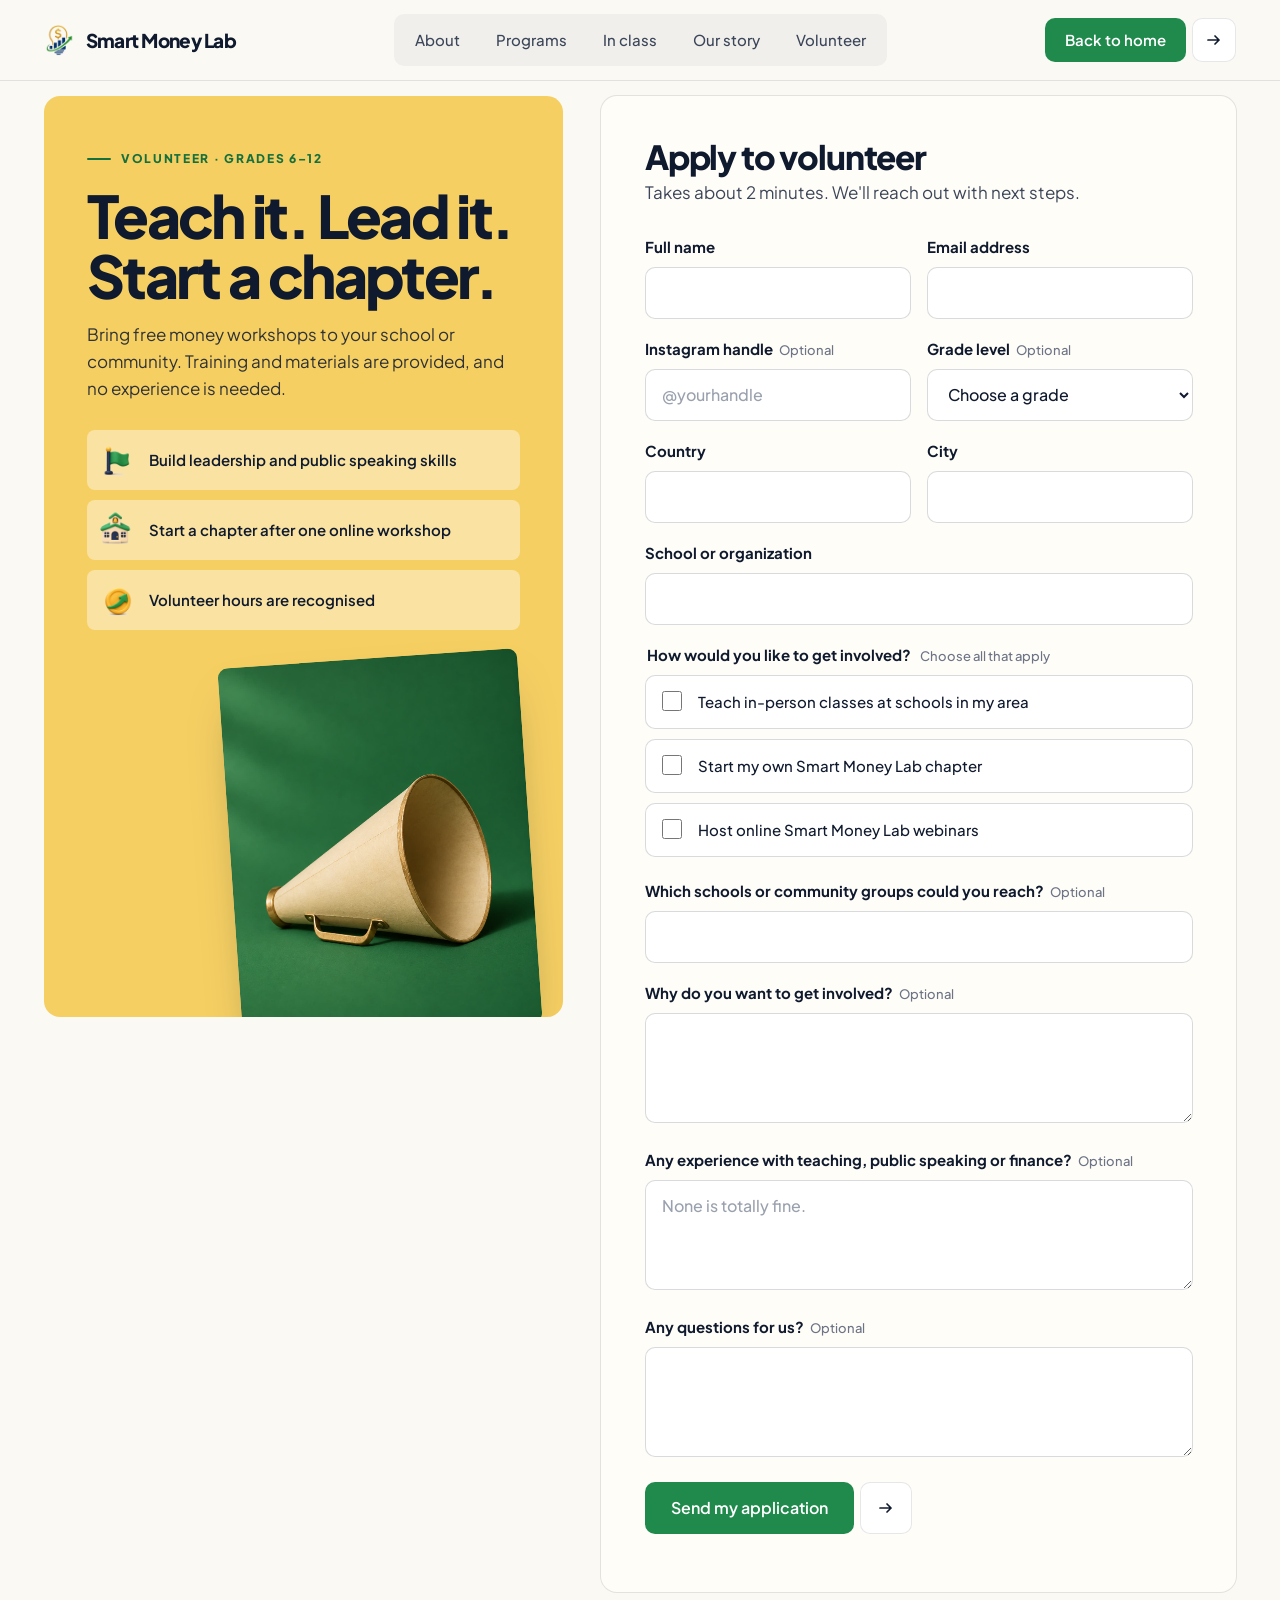
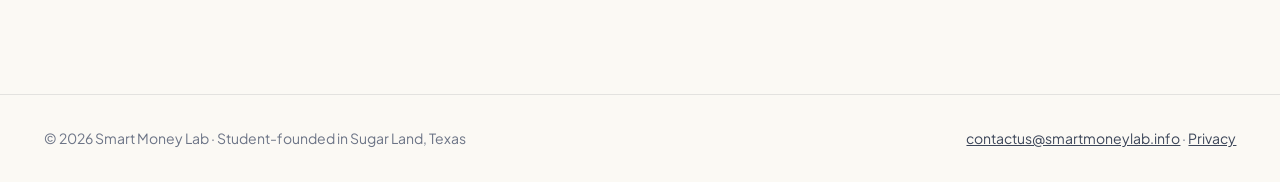
<file: volunteer.html>
<!doctype html>
<html lang="en">
<head>
<meta charset="utf-8">
<meta name="viewport" content="width=device-width, initial-scale=1, viewport-fit=cover">
<title>Volunteer with Smart Money Lab</title>
<meta name="description" content="Teach free money workshops, host webinars or start a Smart Money Lab chapter at your school.">
<meta name="theme-color" content="#fbf9f4">
<link rel="icon" href="img/small-logo-64.png">
<link rel="preconnect" href="https://fonts.googleapis.com">
<link rel="preconnect" href="https://fonts.gstatic.com" crossorigin>
<link href="https://fonts.googleapis.com/css2?family=Plus+Jakarta+Sans:wght@400;500;600;700;800&display=swap" rel="stylesheet">
<link rel="stylesheet" href="styles.css?v=1795610000">
</head>
<body>
<a class="skip" href="#main">Skip to content</a>
<header class="nav is-scrolled" id="nav">
  <div class="wrap nav__bar">
    <a class="logo" href="index.html" translate="no"><img src="img/small-logo-64.png" alt="" width="32" height="32">Smart Money Lab</a>
    <nav class="nav__links" aria-label="Main">
      <a href="index.html#about">About</a>
      <a href="index.html#programs">Programs</a>
      <a href="index.html#classroom">In class</a>
      <a href="index.html#founder">Our story</a>
      <a href="volunteer.html">Volunteer</a>
    </nav>
    <a class="cta cta--sm" href="index.html"><span class="cta__label">Back to home</span><span class="cta__arrow" aria-hidden="true"><svg viewBox="0 0 16 16" fill="none"><path d="M2 8h11M9 4l4 4-4 4" stroke="currentColor" stroke-width="1.7" stroke-linecap="round" stroke-linejoin="round"/></svg></span></a>
    <button class="nav__toggle" type="button" aria-expanded="false" aria-label="Open menu"><span></span><span></span></button>
  </div>
</header>
<main id="main" class="page">
  <div class="wrap apply">
    <aside class="apply__side" style="--bg-c: var(--c-yellow)">
      <span class="pill"><i></i>Volunteer · Grades 6–12</span>
      <h1>Teach it. Lead it. Start a chapter.</h1>
      <p>Bring free money workshops to your school or community. Training and materials are provided, and no experience is needed.</p>
      <ul>
        <li><img src="img/icon-flag.png" alt="" width="40" height="40">Build leadership and public speaking skills</li>
        <li><img src="img/icon-school.png" alt="" width="40" height="40">Start a chapter after one online workshop</li>
        <li><img src="img/icon-coin.png" alt="" width="40" height="40">Volunteer hours are recognised</li>
      </ul>
      <img class="apply__art" src="img/megaphone.jpg" alt="" width="1100" height="1374">
    </aside>
    <div>
      <form class="form" action="https://docs.google.com/forms/d/e/1FAIpQLSd3ALWBegfAErhgl3VvxeopNthZewLBvlVGpI5o8v_30WhEpQ/formResponse" method="post" data-google data-kind="volunteer application" data-done="done" data-label="Send my application" novalidate>
        <h2>Apply to volunteer</h2>
        <p class="form__intro">Takes about 2 minutes. We'll reach out with next steps.</p>
        <div class="grid2">
          <div class="field"><label for="v-name">Full name</label><input id="v-name" name="entry.2076745221" type="text" autocomplete="name" required></div>
          <div class="field"><label for="v-email">Email address</label><input id="v-email" name="entry.349926262" type="email" autocomplete="email" inputmode="email" spellcheck="false" required></div>
        </div>
        <div class="grid2">
          <div class="field"><label for="v-ig">Instagram handle<span class="opt">Optional</span></label><input id="v-ig" name="entry.1208517405" type="text" autocomplete="off" spellcheck="false" placeholder="@yourhandle"></div>
          <div class="field"><label for="v-grade">Grade level<span class="opt">Optional</span></label><select id="v-grade" name="entry.1805473751"><option value="">Choose a grade</option><option value="6">6</option><option value="7">7</option><option value="8">8</option><option value="9">9</option><option value="10">10</option><option value="11">11</option><option value="12">12</option></select></div>
        </div>
        <div class="grid2">
          <div class="field"><label for="v-country">Country</label><input id="v-country" name="entry.1999223238" type="text" autocomplete="country-name" required></div>
          <div class="field"><label for="v-city">City</label><input id="v-city" name="entry.165503575" type="text" autocomplete="address-level2" required></div>
        </div>
        <div class="field"><label for="v-school">School or organization</label><input id="v-school" name="entry.1732129012" type="text" autocomplete="organization" required></div>
        <fieldset data-required-group>
          <legend>How would you like to get involved? <span class="opt">Choose all that apply</span></legend>
          <div class="choices"><label class="choice"><input type="checkbox" name="entry.863348329" value="Volunteer: teach in-person Smart Money Lab classes at schools in my area"><span>Teach in-person classes at schools in my area</span></label><label class="choice"><input type="checkbox" name="entry.863348329" value="Start my own Smart Money Lab chapter"><span>Start my own Smart Money Lab chapter</span></label><label class="choice"><input type="checkbox" name="entry.863348329" value="Host online Smart Money Lab webinars"><span>Host online Smart Money Lab webinars</span></label></div>
        </fieldset>
        <div class="field"><label for="v-reach">Which schools or community groups could you reach?<span class="opt">Optional</span></label><input id="v-reach" name="entry.719039911" type="text" autocomplete="off"></div>
        <div class="field"><label for="v-why">Why do you want to get involved?<span class="opt">Optional</span></label><textarea id="v-why" name="entry.757526424"></textarea></div>
        <div class="field"><label for="v-exp">Any experience with teaching, public speaking or finance?<span class="opt">Optional</span></label><textarea id="v-exp" name="entry.1655515726" placeholder="None is totally fine."></textarea></div>
        <div class="field"><label for="v-q">Any questions for us?<span class="opt">Optional</span></label><textarea id="v-q" name="entry.1161460788"></textarea></div>
        <div class="form__submit">
          <button class="cta" type="submit"><span class="cta__label">Send my application</span><span class="cta__arrow" aria-hidden="true"><svg viewBox="0 0 16 16" fill="none"><path d="M2 8h11M9 4l4 4-4 4" stroke="currentColor" stroke-width="1.7" stroke-linecap="round" stroke-linejoin="round"/></svg></span></button>
        </div>
        <p class="form__status" role="status" aria-live="polite"></p>
      </form>
        <div class="form done" id="done" hidden>
          <img src="img/icon-school.png" alt="" width="96" height="96">
          <h2 tabindex="-1">Application sent!</h2>
          <p>Thanks for wanting to teach with us. We'll reach out by email with next steps.</p>
          <a class="cta" href="index.html"><span class="cta__label">Back to home</span><span class="cta__arrow" aria-hidden="true"><svg viewBox="0 0 16 16" fill="none"><path d="M2 8h11M9 4l4 4-4 4" stroke="currentColor" stroke-width="1.7" stroke-linecap="round" stroke-linejoin="round"/></svg></span></a>
        </div>
    </div>
  </div>
</main>
<footer class="mini-footer"><div class="wrap"><span>© 2026 Smart Money Lab · Student-founded in Sugar Land, Texas</span><span><a href="mailto:contactus@smartmoneylab.info">contactus@smartmoneylab.info</a> · <a href="https://smartmoneylab.info/PrivacyPolicy">Privacy</a></span></div></footer>
<script src="main.js?v=1795519874" defer></script>
<script src="form.js?v=1795610000" defer></script>
</body>
</html>
</file>
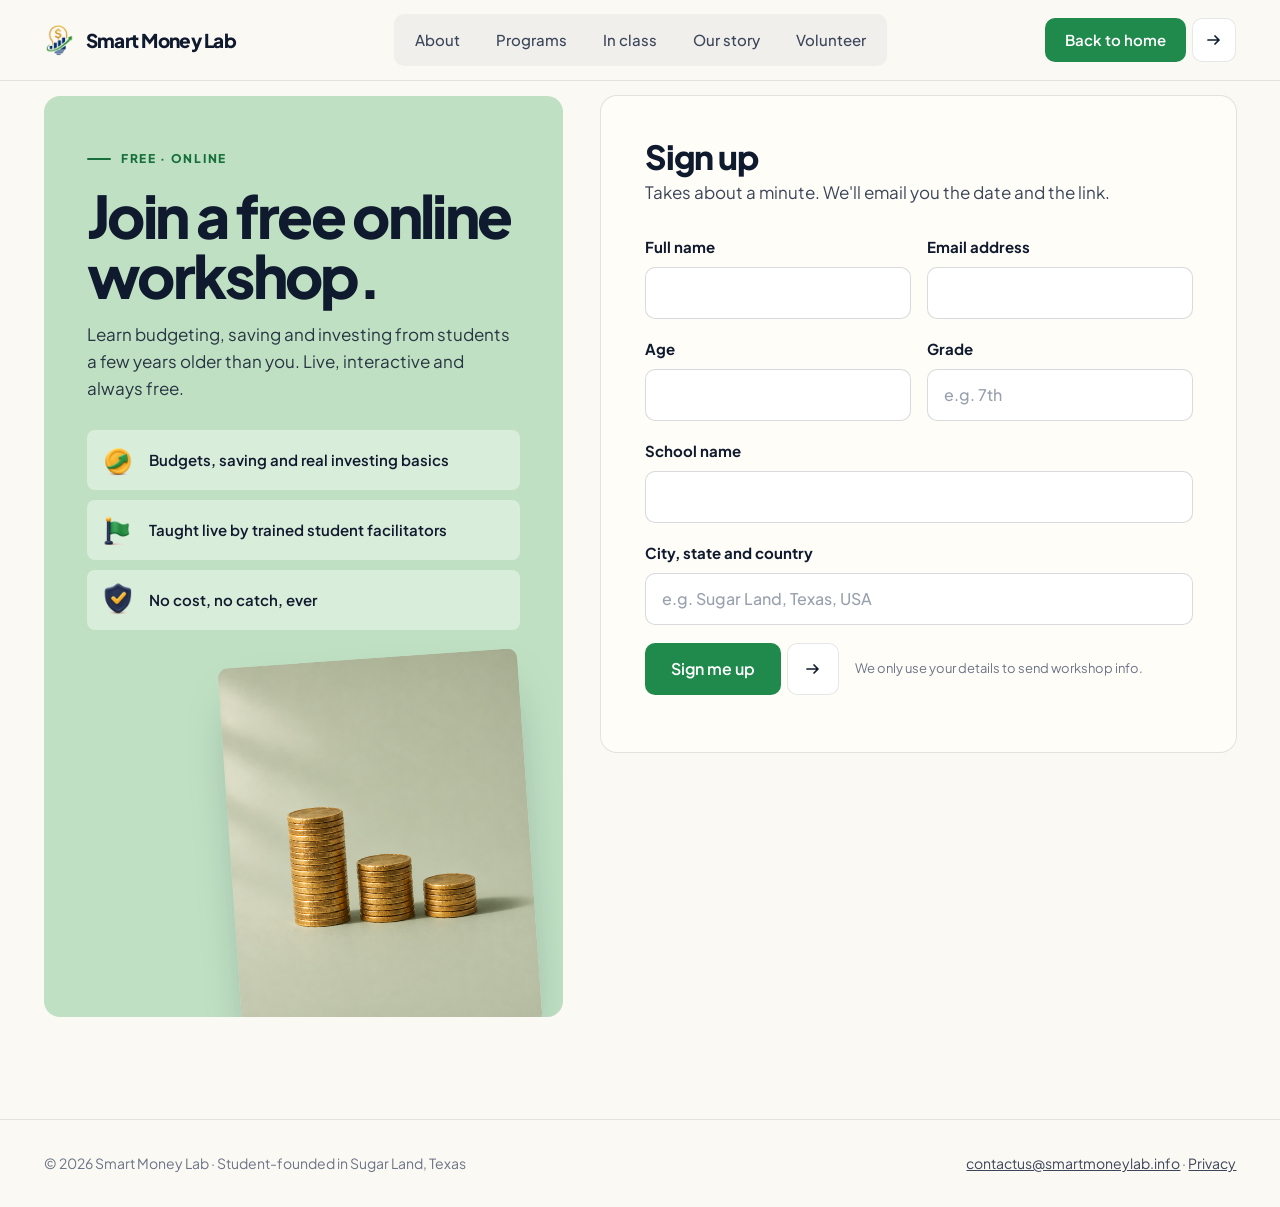
<file: workshop.html>
<!doctype html>
<html lang="en">
<head>
<meta charset="utf-8">
<meta name="viewport" content="width=device-width, initial-scale=1, viewport-fit=cover">
<title>Join a free online workshop — Smart Money Lab</title>
<meta name="description" content="Sign up for a free, student-led online workshop on budgeting, saving and investing.">
<meta name="theme-color" content="#fbf9f4">
<link rel="icon" href="img/small-logo-64.png">
<link rel="preconnect" href="https://fonts.googleapis.com">
<link rel="preconnect" href="https://fonts.gstatic.com" crossorigin>
<link href="https://fonts.googleapis.com/css2?family=Plus+Jakarta+Sans:wght@400;500;600;700;800&display=swap" rel="stylesheet">
<link rel="stylesheet" href="styles.css?v=1795610000">
</head>
<body>
<a class="skip" href="#main">Skip to content</a>
<header class="nav is-scrolled" id="nav">
  <div class="wrap nav__bar">
    <a class="logo" href="index.html" translate="no"><img src="img/small-logo-64.png" alt="" width="32" height="32">Smart Money Lab</a>
    <nav class="nav__links" aria-label="Main">
      <a href="index.html#about">About</a>
      <a href="index.html#programs">Programs</a>
      <a href="index.html#classroom">In class</a>
      <a href="index.html#founder">Our story</a>
      <a href="volunteer.html">Volunteer</a>
    </nav>
    <a class="cta cta--sm" href="index.html"><span class="cta__label">Back to home</span><span class="cta__arrow" aria-hidden="true"><svg viewBox="0 0 16 16" fill="none"><path d="M2 8h11M9 4l4 4-4 4" stroke="currentColor" stroke-width="1.7" stroke-linecap="round" stroke-linejoin="round"/></svg></span></a>
    <button class="nav__toggle" type="button" aria-expanded="false" aria-label="Open menu"><span></span><span></span></button>
  </div>
</header>
<main id="main" class="page">
  <div class="wrap apply">
    <aside class="apply__side" style="--bg-c: var(--c-green)">
      <span class="pill"><i></i>Free · Online</span>
      <h1>Join a free online workshop.</h1>
      <p>Learn budgeting, saving and investing from students a few years older than you. Live, interactive and always free.</p>
      <ul>
        <li><img src="img/icon-coin.png" alt="" width="40" height="40">Budgets, saving and real investing basics</li>
        <li><img src="img/icon-flag.png" alt="" width="40" height="40">Taught live by trained student facilitators</li>
        <li><img src="img/icon-shield.png" alt="" width="40" height="40">No cost, no catch, ever</li>
      </ul>
      <img class="apply__art" src="img/coins-stacks.jpg" alt="" width="1100" height="1374">
    </aside>
    <div>
      <form class="form" action="https://docs.google.com/forms/d/e/1FAIpQLSfkNcfa397EkClgt2sbXDpfT4LrHbTVOCAFUPzUKrUgTrrF6A/formResponse" method="post" data-google data-kind="workshop sign-up" data-done="done" data-label="Sign me up" novalidate>
        <h2>Sign up</h2>
        <p class="form__intro">Takes about a minute. We'll email you the date and the link.</p>
        <div class="grid2">
          <div class="field"><label for="w-name">Full name</label><input id="w-name" name="entry.1149068272" type="text" autocomplete="name" required></div>
          <div class="field"><label for="w-email">Email address</label><input id="w-email" name="entry.855632286" type="email" autocomplete="email" inputmode="email" spellcheck="false" required></div>
        </div>
        <div class="grid2">
          <div class="field"><label for="w-age">Age</label><input id="w-age" name="entry.595700077" type="number" autocomplete="off" required inputmode="numeric" min="8" max="100"></div>
          <div class="field"><label for="w-grade">Grade</label><input id="w-grade" name="entry.1761593312" type="text" autocomplete="off" required placeholder="e.g. 7th"></div>
        </div>
        <div class="field"><label for="w-school">School name</label><input id="w-school" name="entry.37660089" type="text" autocomplete="organization" required></div>
        <div class="field"><label for="w-place">City, state and country</label><input id="w-place" name="entry.168024908" type="text" autocomplete="address-level2" required placeholder="e.g. Sugar Land, Texas, USA"></div>
        <div class="form__submit">
          <button class="cta" type="submit"><span class="cta__label">Sign me up</span><span class="cta__arrow" aria-hidden="true"><svg viewBox="0 0 16 16" fill="none"><path d="M2 8h11M9 4l4 4-4 4" stroke="currentColor" stroke-width="1.7" stroke-linecap="round" stroke-linejoin="round"/></svg></span></button>
          <span class="form__note">We only use your details to send workshop info.</span>
        </div>
        <p class="form__status" role="status" aria-live="polite"></p>
      </form>
        <div class="form done" id="done" hidden>
          <img src="img/icon-school.png" alt="" width="96" height="96">
          <h2 tabindex="-1">You're signed up!</h2>
          <p>Thanks for joining. We'll email you the workshop date and link soon. Keep an eye on your inbox.</p>
          <a class="cta" href="index.html"><span class="cta__label">Back to home</span><span class="cta__arrow" aria-hidden="true"><svg viewBox="0 0 16 16" fill="none"><path d="M2 8h11M9 4l4 4-4 4" stroke="currentColor" stroke-width="1.7" stroke-linecap="round" stroke-linejoin="round"/></svg></span></a>
        </div>
    </div>
  </div>
</main>
<footer class="mini-footer"><div class="wrap"><span>© 2026 Smart Money Lab · Student-founded in Sugar Land, Texas</span><span><a href="mailto:contactus@smartmoneylab.info">contactus@smartmoneylab.info</a> · <a href="https://smartmoneylab.info/PrivacyPolicy">Privacy</a></span></div></footer>
<script src="main.js?v=1795519874" defer></script>
<script src="form.js?v=1795610000" defer></script>
</body>
</html>
</file>
<file: styles.css>
/* Smart Money Lab — bright, friendly nonprofit. Type: Plus Jakarta Sans. Colours from the logo: navy, money green, gold. */
:root {
  --bg: #fbf9f4;
  --cream: #f1ebdf;
  --card: #fffdf8;
  --ink: #101a2e;
  --ink-2: #3c4659;
  --ink-3: #6c7486;
  --navy: #14213d;
  --green: #1f8a4c;
  --green-d: #17703c;
  --green-dd: #125c31;
  --gold: #f2b63c;
  --gold-d: #e3a21f;
  --line: rgba(16, 26, 46, 0.1);

  --c-lit: #c9ccb4;
  --c-lead: #e4b54f;
  --c-shield: #f2ae96;
  --c-green: #bfe0c3;
  --c-yellow: #f6cf63;
  --c-blue: #bcd5ee;

  --f: "Plus Jakarta Sans", system-ui, sans-serif;
  --wrap: min(1320px, 100% - 2 * var(--gutter));
  --gutter: clamp(16px, 3.4vw, 48px);
  --r-xl: 16px;
  --r: 12px;
  --r-sm: 8px;
  --ease: cubic-bezier(0.16, 1, 0.3, 1);
  --spring: cubic-bezier(0.34, 1.56, 0.64, 1);
  --nav-h: 80px;
}

*, *::before, *::after { box-sizing: border-box; }
html { -webkit-text-size-adjust: 100%; scroll-behavior: smooth; scroll-padding-top: calc(var(--nav-h) + 12px); }
body { margin: 0; background: var(--bg); color: var(--ink); font: 400 17px/1.6 var(--f); -webkit-font-smoothing: antialiased; }
img, video { display: block; max-width: 100%; }
a { color: inherit; }
a, button { touch-action: manipulation; -webkit-tap-highlight-color: transparent; }
:focus-visible { outline: 2px solid var(--green); outline-offset: 3px; border-radius: 8px; }
h1, h2, h3 { margin: 0; font-weight: 800; letter-spacing: -0.035em; line-height: 1.02; text-wrap: balance; }
p { margin: 0; text-wrap: pretty; }
.wrap { width: var(--wrap); margin-inline: auto; }
.accent { color: var(--green); }
.skip { position: absolute; left: 16px; top: -60px; z-index: 100; background: var(--ink); color: #fff; padding: 10px 16px; border-radius: 10px; text-decoration: none; }
.skip:focus { top: 12px; }

/* eyebrow label: a short rule and spaced capitals, no box */
.pill { display: inline-flex; align-items: center; gap: 10px; font-size: 12px; font-weight: 800; letter-spacing: 0.14em; text-transform: uppercase; color: var(--green-d); line-height: 1; }
.pill i { width: 24px; height: 2px; border-radius: 2px; background: currentColor; }
.pill--light { color: var(--gold); }

/* buttons: a pill and its round arrow */
.cta { display: inline-flex; align-items: center; gap: 6px; text-decoration: none; }
.cta__label { display: inline-flex; align-items: center; height: 52px; padding: 0 26px; border-radius: 10px; background: var(--green); color: #fff; font-weight: 600; font-size: 16px; transition: background-color 0.25s, transform 0.4s var(--ease); white-space: nowrap; }
.cta__arrow { flex: none; width: 52px; height: 52px; border-radius: 10px; display: grid; place-items: center; background: #fff; color: var(--ink); box-shadow: inset 0 0 0 1px var(--line); transition: transform 0.5s var(--ease), background-color 0.25s, color 0.25s; }
.cta__arrow svg { width: 16px; height: 16px; }
.cta:hover .cta__label { background: var(--green-d); }
.cta:hover .cta__arrow { transform: rotate(-45deg); background: var(--ink); color: #fff; }
.cta:active .cta__label { transform: scale(0.97); }
.cta--sm .cta__label { height: 44px; padding: 0 20px; font-size: 15px; }
.cta--sm .cta__arrow { width: 44px; height: 44px; }
.cta--ink .cta__label { background: var(--ink); }
.cta--ink:hover .cta__label { background: #22304f; }
.cta--white .cta__label { background: #fff; color: var(--ink); }
.cta--white:hover .cta__label { background: var(--cream); }
.cta--white .cta__arrow { background: var(--gold); box-shadow: none; }
.btn-line { display: inline-flex; align-items: center; justify-content: center; height: 44px; padding: 0 18px; border-radius: 10px; border: 1px solid var(--line); background: var(--card); color: var(--ink); font-weight: 600; font-size: 14px; text-decoration: none; transition: border-color 0.25s; }

/* nav */
.nav { position: fixed; inset: 0 0 auto; z-index: 50; height: var(--nav-h); transition: background-color 0.3s, box-shadow 0.3s; }
.nav.is-scrolled { background: rgba(251, 249, 244, 0.9); backdrop-filter: blur(14px); box-shadow: 0 1px 0 var(--line); }
.nav__bar { height: 100%; display: flex; align-items: center; gap: 24px; }
.logo { display: inline-flex; align-items: center; gap: 10px; text-decoration: none; font-weight: 800; font-size: 19px; letter-spacing: -0.03em; white-space: nowrap; }
.logo img { width: 32px; height: 32px; object-fit: contain; }
.nav__links { display: flex; gap: 4px; margin: 0 auto; padding: 5px; border-radius: 10px; background: rgba(16, 26, 46, 0.045); }
.nav__links a { font-size: 15px; font-weight: 500; text-decoration: none; color: var(--ink-2); white-space: nowrap; padding: 9px 16px; border-radius: 10px; transition: background-color 0.25s, color 0.25s; }
.nav__links a:hover { background: #fff; color: var(--ink); }
.nav__toggle { display: none; margin-left: auto; width: 44px; height: 44px; border-radius: 10px; border: 1px solid var(--line); background: var(--card); cursor: pointer; color: var(--ink); }
.nav__toggle span { display: block; width: 16px; height: 1.5px; background: currentColor; margin: 4px auto; transition: transform 0.3s var(--ease); }

@media (max-width: 1240px) { .nav__links a { padding: 9px 11px; font-size: 14.5px; } .nav__bar { gap: 16px; } }

/* hero */
.hero { padding-top: var(--nav-h); }
.hero__panel { background: #efe1d0; border-radius: var(--r-xl); padding: clamp(28px, 4.4vw, 64px); padding-bottom: clamp(18px, 2.4vw, 32px); overflow: hidden; position: relative; }
.hero__top { display: grid; grid-template-columns: 1.15fr 1fr; gap: 24px; align-items: center; }
.hero h1 { font-size: clamp(3.2rem, 6vw, 6.1rem); letter-spacing: -0.045em; line-height: 0.96; margin: 22px 0 24px; }
.hero__lead { font-size: clamp(17px, 1.4vw, 20px); color: var(--ink-2); max-width: 38ch; margin-bottom: 32px; }
.hero__art { position: relative; margin: -48px -32px -40px 0; }
.hero__art img { width: 100%; height: auto; -webkit-mask-image: radial-gradient(closest-side, #000 72%, transparent 100%); mask-image: radial-gradient(closest-side, #000 72%, transparent 100%); }
.hero__note { position: absolute; right: 4%; top: 16%; background: var(--card); border-radius: var(--r-sm); padding: 14px 18px; box-shadow: 0 18px 40px -22px rgba(16, 26, 46, 0.35); display: grid; gap: 2px; animation: bob 6s ease-in-out infinite; }
.hero__note b { font-size: 26px; letter-spacing: -0.03em; line-height: 1.1; }
.hero__note span { font-size: 13px; color: var(--ink-3); }
@keyframes bob { 50% { transform: translateY(-8px); } }

.hero__cards { display: grid; grid-template-columns: repeat(4, 1fr); gap: 14px; margin-top: clamp(8px, 1.6vw, 20px); }
.pcard { position: relative; display: flex; flex-direction: column; background: var(--card); color: var(--ink); text-decoration: none; border-radius: 12px; padding: 22px 22px 18px; box-shadow: 0 0 0 1px rgba(16, 26, 46, 0.06); transition: background-color 0.45s var(--ease), color 0.45s var(--ease), transform 0.45s var(--ease), box-shadow 0.45s; }
.pcard__in { flex: 1; display: flex; flex-direction: column; }
.pcard__icon { display: block; width: 56px; height: 56px; margin: -6px 0 16px -6px; transition: transform 0.5s var(--spring); }
.pcard__icon img { width: 56px; height: 56px; object-fit: contain; filter: drop-shadow(0 8px 10px rgba(16, 26, 46, 0.18)); }
.pcard:hover .pcard__icon { transform: rotate(-8deg) scale(1.08); }
.pcard__tag { font-size: 11px; font-weight: 800; letter-spacing: 0.12em; text-transform: uppercase; color: var(--green-d); margin-bottom: 8px; transition: color 0.45s; }
.pcard h3 { font-size: 22px; letter-spacing: -0.03em; line-height: 1.12; margin-bottom: 10px; }
.pcard p { font-size: 14.5px; line-height: 1.5; color: var(--ink-2); transition: color 0.45s; }
.pcard__go { display: flex; justify-content: space-between; align-items: center; margin-top: 20px; padding-top: 14px; border-top: 1px solid rgba(16, 26, 46, 0.1); font-size: 14px; font-weight: 700; transition: border-color 0.45s; }
.pcard__go svg { width: 16px; height: 16px; transition: transform 0.4s var(--ease); }
.pcard:hover .pcard__go svg { transform: translateX(4px); }
/* the card under the pointer (or keyboard focus) turns green */
.pcard:hover, .pcard:focus-visible { background: var(--green); color: #fff; transform: translateY(-4px); box-shadow: 0 20px 40px -24px rgba(23, 112, 60, 0.7); }
.pcard:hover p, .pcard:focus-visible p { color: rgba(255, 255, 255, 0.85); }
.pcard:hover .pcard__tag, .pcard:focus-visible .pcard__tag { color: var(--gold); }
.pcard:hover .pcard__go, .pcard:focus-visible .pcard__go { border-color: rgba(255, 255, 255, 0.25); }

/* sections */
.section { padding: clamp(88px, 11vw, 160px) 0; }
.section--tight { padding: clamp(24px, 3vw, 40px) 0; }
.head { display: grid; gap: 18px; margin-bottom: clamp(40px, 5vw, 64px); }
.head h2 { font-size: clamp(2.6rem, 5vw, 4.8rem); }
.head p { color: var(--ink-2); font-size: clamp(17px, 1.3vw, 19px); max-width: 52ch; }
.head--split { grid-template-columns: 1fr 1fr; align-items: end; gap: 40px; }
.head--split > :last-child { justify-self: end; }

/* proof: a counting ticker, then the schools */
.sr-only { position: absolute; width: 1px; height: 1px; overflow: hidden; clip: rect(0 0 0 0); white-space: nowrap; }
.proof { padding: clamp(56px, 7vw, 96px) 0 0; overflow: hidden; }
.ticker { overflow: hidden; -webkit-mask-image: linear-gradient(90deg, transparent, #000 6%, #000 94%, transparent); mask-image: linear-gradient(90deg, transparent, #000 6%, #000 94%, transparent); }
.ticker__track { display: flex; width: max-content; animation: tick var(--t, 40s) linear infinite; }
@keyframes tick { to { transform: translateX(-50%); } }
.ticker--big span { font-size: clamp(3rem, 7vw, 6.4rem); font-weight: 800; letter-spacing: -0.05em; line-height: 1.1; white-space: nowrap; padding: 0.06em 0.5em 0.16em 0; }
.ticker--big span::after { content: "✦"; color: var(--gold); font-size: 0.5em; vertical-align: 0.3em; margin-left: 0.5em; }
.ticker--big em { font-style: normal; color: var(--green); }
.proof__label { margin-top: 36px; margin-bottom: 18px; text-align: center; font-size: 14px; font-weight: 600; color: var(--ink-3); }
.ticker--logos { --t: 36s; }
.ticker--logos .ticker__track { animation-direction: reverse; gap: 14px; padding-right: 14px; }
.school { display: inline-flex; align-items: center; gap: 14px; height: 96px; padding: 0 30px 0 22px; border-radius: 10px; background: var(--card); box-shadow: 0 0 0 1px var(--line); font-weight: 700; font-size: 17px; letter-spacing: -0.02em; white-space: nowrap; color: var(--ink); }
.school img { height: 60px; width: auto; }
.school--mark { padding: 0 32px; }
.school--mark img { height: 44px; }
.school--tall img { height: 76px; }
.school--wide img { height: 52px; }

/* about: statement with floating photos */
.orbit { position: relative; min-height: 600px; display: grid; place-items: center; }
.orbit__text { position: relative; z-index: 2; text-align: center; max-width: 640px; display: grid; justify-items: center; gap: 22px; }
.orbit__text h2 { font-size: clamp(2.4rem, 4.4vw, 4.2rem); }
.orbit__text p { color: var(--ink-2); max-width: 46ch; font-size: clamp(17px, 1.3vw, 19px); }
.bubble { position: absolute; margin: 0; border-radius: 50%; overflow: hidden; width: var(--s); aspect-ratio: 1; left: var(--x); top: var(--y); box-shadow: 0 20px 40px -24px rgba(16, 26, 46, 0.45); }
.bubble img { width: 100%; height: 100%; object-fit: cover; animation: drift 9s ease-in-out infinite; animation-delay: var(--dl, 0s); transform-origin: center; }
@keyframes drift { 50% { transform: scale(1.06); } }

/* impact */
.impact { position: relative; overflow: hidden; border-radius: var(--r-xl); background: var(--green); color: #fff; padding: clamp(32px, 5vw, 72px); isolation: isolate; }
.impact::before { content: ""; position: absolute; z-index: -1; width: 120%; aspect-ratio: 1; border-radius: 50%; background: var(--green-d); left: 40%; top: -96%; }
.impact::after { content: ""; position: absolute; z-index: -1; width: 64%; aspect-ratio: 1; border-radius: 50%; background: var(--green-dd); left: 76%; top: 38%; }
.impact__top { display: flex; justify-content: space-between; align-items: flex-start; gap: 24px; }
.impact h2 { font-size: clamp(2.2rem, 4vw, 3.8rem); max-width: 15ch; margin-top: 18px; }
.impact__logo { flex: none; width: 52px; height: 52px; border-radius: 10px; background: #fff; display: grid; place-items: center; }
.impact__logo img { width: 34px; height: 34px; }
.impact__grid { display: grid; grid-template-columns: 1.4fr 1fr 1fr 1fr; gap: 14px; margin-top: clamp(40px, 6vw, 88px); }
.stat { background: rgba(255, 255, 255, 0.12); border-radius: var(--r); padding: clamp(20px, 2.4vw, 32px); display: flex; flex-direction: column; justify-content: space-between; gap: 40px; min-height: 240px; backdrop-filter: blur(4px); transition: transform 0.5s var(--ease), background-color 0.3s; }
.stat:hover { transform: translateY(-4px); background: rgba(255, 255, 255, 0.18); }
.stat b { font-size: clamp(3.4rem, 6vw, 6rem); font-weight: 800; letter-spacing: -0.055em; line-height: 0.9; font-variant-numeric: tabular-nums; }
.stat span { font-size: 16px; font-weight: 600; opacity: 0.92; }
.stat--hl { background: #fff; color: var(--green-dd); }
.stat--hl:hover { background: #fff; }
.stat--hl b { font-size: clamp(4rem, 7.4vw, 7.6rem); }

/* programs: a slideshow with arrows, dots and swipe */
.slides__arrow { width: 52px; height: 52px; border-radius: 10px; border: 1px solid var(--line); background: var(--card); color: var(--ink); display: grid; place-items: center; cursor: pointer; transition: background-color 0.25s, color 0.25s, transform 0.3s var(--ease); }
.slides__arrow svg { width: 16px; height: 16px; }
.slides__arrow:hover { background: var(--ink); color: #fff; }
.slides__arrow:active { transform: scale(0.94); }
.slides__view { display: grid; }
.card { grid-area: 1 / 1; display: grid; grid-template-columns: 0.95fr 1.05fr; gap: clamp(20px, 3vw, 44px); padding: clamp(14px, 1.6vw, 20px); padding-right: clamp(20px, 3vw, 44px); border-radius: var(--r-xl); background: var(--bg-c); align-items: stretch; }
.card[hidden] { display: grid; visibility: hidden; opacity: 0; pointer-events: none; }
.card.is-active { animation: slide-in 0.7s var(--ease) both; }
.card.is-active .card__photo { animation: img-in 1s var(--ease) both; }
@keyframes slide-in { from { opacity: 0; transform: translateX(var(--from, 40px)); } }
@keyframes img-in { from { transform: scale(1.06); } }
.card__media { position: relative; border-radius: 10px; overflow: hidden; min-height: 440px; background: rgba(16, 26, 46, 0.1); }
.card__photo { position: absolute; inset: 0; width: 100%; height: 100%; object-fit: cover; object-position: var(--pos, 50% 50%); }
.card__body { display: flex; flex-direction: column; gap: 20px; padding: clamp(10px, 2vw, 28px) 0; }
.card__head .pill { color: var(--ink); opacity: 0.7; }
.card h3 { font-size: clamp(2.2rem, 3.6vw, 3.6rem); margin: 18px 0 8px; }
.card__tag { font-size: clamp(18px, 1.5vw, 21px); font-weight: 700; opacity: 0.8; }
.card__lede { margin-top: 10px; font-size: 16px; color: rgba(16, 26, 46, 0.82); max-width: 54ch; }
.card h4 { font-size: 15px; font-weight: 800; letter-spacing: -0.01em; margin: 0 0 8px; }
.card__cols { display: grid; grid-template-columns: 1fr 1fr; gap: 14px; }
.card__cols > div, .points > div { background: rgba(255, 255, 255, 0.42); border-radius: var(--r-sm); padding: 16px 18px; }
.ticks { list-style: none; padding: 0; margin: 0; display: grid; gap: 8px; }
.ticks li { position: relative; padding-left: 26px; font-size: 14.5px; line-height: 1.45; }
.ticks li::before { content: ""; position: absolute; left: 0; top: 2px; width: 17px; height: 17px; border-radius: 50%; background: var(--ink) url("data:image/svg+xml,%3Csvg xmlns='http://www.w3.org/2000/svg' viewBox='0 0 16 16'%3E%3Cpath d='M4.5 8.2l2.2 2.2 4.8-4.8' fill='none' stroke='white' stroke-width='1.6' stroke-linecap='round' stroke-linejoin='round'/%3E%3C/svg%3E") center / 17px no-repeat; }
.points { display: grid; grid-template-columns: 1fr 1fr; gap: 12px; }
.points p { font-size: 14.5px; line-height: 1.45; color: rgba(16, 26, 46, 0.8); }
.card__foot { margin-top: auto; display: grid; gap: 14px; }
.takeaway { background: var(--ink); color: #fff; border-radius: 8px; padding: 16px 18px; font-size: 15px; line-height: 1.5; }
.takeaway b { display: block; font-size: 12px; font-weight: 700; text-transform: uppercase; letter-spacing: 0.08em; color: var(--gold); margin-bottom: 4px; }
.meta { display: grid; grid-template-columns: repeat(3, 1fr); gap: 10px; margin: 0; }
.meta div { border-top: 1px solid rgba(16, 26, 46, 0.18); padding-top: 10px; }
.meta dt { font-size: 12px; font-weight: 700; opacity: 0.6; }
.meta dd { margin: 2px 0 0; font-weight: 700; font-size: 15px; }
.slides__nav { display: flex; justify-content: center; align-items: center; gap: 20px; margin-top: 24px; }
.slides__dots { display: flex; gap: 8px; }
.slides__dots button { width: 10px; height: 10px; padding: 0; border: 0; border-radius: 999px; background: rgba(16, 26, 46, 0.2); position: relative; cursor: pointer; transition: width 0.4s var(--ease), background-color 0.3s; }
.slides__dots button::after { content: ""; position: absolute; inset: -17px -6px; }
.slides__dots button:hover { background: rgba(16, 26, 46, 0.4); }
.slides__dots button.is-on { width: 32px; background: var(--ink); }

/* classroom */
.film-panel { background: var(--navy); color: #fff; border-radius: var(--r-xl); padding: clamp(28px, 4.4vw, 64px); }
.film-panel .head p { color: rgba(255, 255, 255, 0.76); }
.film { position: relative; border-radius: var(--r); overflow: hidden; aspect-ratio: 16 / 9; background: #1d2c4d; }
.film video { width: 100%; height: 100%; object-fit: cover; }
.film__toggle { position: absolute; right: 18px; bottom: 18px; height: 44px; padding: 0 18px 0 14px; border-radius: 10px; border: 0; background: rgba(16, 26, 46, 0.7); color: #fff; font: 600 14px/1 var(--f); display: inline-flex; align-items: center; gap: 8px; cursor: pointer; backdrop-filter: blur(8px); }
.film__toggle svg { width: 14px; height: 14px; }
.facts { display: grid; grid-template-columns: repeat(3, 1fr); gap: 14px; margin-top: 16px; }
.facts div { background: rgba(255, 255, 255, 0.07); border-radius: var(--r-sm); padding: 20px 22px; }
.facts h3 { font-size: 20px; letter-spacing: -0.02em; margin-bottom: 6px; }
.facts p { color: rgba(255, 255, 255, 0.72); font-size: 15px; }

/* testimonial */
.voice { position: relative; overflow: hidden; border-radius: var(--r-xl); background: var(--gold); padding: clamp(32px, 5vw, 80px); display: grid; grid-template-columns: 1.25fr 1fr; gap: clamp(32px, 5vw, 80px); align-items: center; isolation: isolate; }
.voice::before { content: ""; position: absolute; z-index: -1; width: 70%; aspect-ratio: 1; border-radius: 50%; background: var(--gold-d); right: -22%; bottom: -62%; }
.voice figure { margin: 0; }
.voice blockquote { margin: 22px 0; font-size: clamp(2rem, 3.5vw, 3.3rem); font-weight: 800; letter-spacing: -0.04em; line-height: 1.08; }
.voice figcaption { font-weight: 700; }
.voice figcaption span { display: block; font-weight: 500; opacity: 0.75; font-size: 15px; }
.notecard { background: var(--card); border-radius: var(--r); padding: 10px; transform: rotate(2.5deg); box-shadow: 0 30px 60px -30px rgba(16, 26, 46, 0.55); transition: transform 0.6s var(--spring); }
.notecard:hover { transform: rotate(0deg) scale(1.02); }
.notecard img { width: 100%; aspect-ratio: 4 / 3; object-fit: cover; border-radius: 10px; }
.notecard p { padding: 16px 10px 8px; font-weight: 700; font-size: 16px; line-height: 1.4; }
.notecard p span { display: block; font-weight: 400; color: var(--ink-3); font-size: 14px; margin-top: 6px; }

/* founder */
.founder { display: grid; grid-template-columns: 1fr 1fr; gap: clamp(32px, 6vw, 96px); align-items: center; }
.founder__img { position: relative; border-radius: var(--r-xl); overflow: hidden; aspect-ratio: 4 / 5; max-height: 720px; background: var(--cream); }
.founder__img img { width: 100%; height: 100%; object-fit: cover; object-position: 50% 22%; }
.founder__chip { position: absolute; left: 16px; bottom: 16px; background: var(--card); border-radius: var(--r-sm); padding: 12px 16px; }
.founder__chip b { display: block; font-size: 16px; }
.founder__chip span { font-size: 13px; color: var(--ink-3); }
.founder h2 { font-size: clamp(2.6rem, 4.6vw, 4.4rem); margin: 18px 0 24px; }
.founder__body { color: var(--ink-2); font-size: clamp(17px, 1.3vw, 19px); max-width: 48ch; display: grid; gap: 14px; }
.milestones { list-style: none; padding: 0; margin: 36px 0 0; display: grid; }
.milestones li { display: grid; grid-template-columns: 110px 1fr; gap: 16px; align-items: baseline; padding: 16px 0; border-top: 1px solid var(--line); }
.milestones b { font-size: 24px; font-weight: 800; letter-spacing: -0.03em; color: var(--green); }
.milestones span { color: var(--ink-2); }

/* join */
.join { display: grid; grid-template-columns: 1fr 1fr; gap: 20px; }
.join-card { border-radius: var(--r-xl); overflow: hidden; display: flex; flex-direction: column; background: var(--bg-c); color: var(--fg); }
.join-card__img { aspect-ratio: 16 / 11; overflow: hidden; }
.join-card__img img { width: 100%; height: 100%; object-fit: cover; object-position: 50% 45%; transition: transform 1.2s var(--ease); }
.join-card:hover .join-card__img img { transform: scale(1.03); }
.join-card__body .pill { align-self: flex-start; }
.join-card__body { padding: clamp(24px, 3vw, 44px); padding-top: 4px; display: flex; flex-direction: column; flex: 1; }
.join-card h3 { font-size: clamp(2rem, 3.2vw, 3.2rem); margin: 14px 0 12px; }
.join-card p { max-width: 44ch; opacity: 0.86; margin-bottom: 28px; }
.join-card .cta { margin-top: auto; }

/* footer */
.footer { margin-top: clamp(88px, 11vw, 160px); background: var(--navy); color: #fff; border-radius: var(--r-xl) var(--r-xl) 0 0; padding: clamp(56px, 7vw, 100px) 0 36px; overflow: hidden; }
.footer__cta { display: flex; justify-content: space-between; align-items: flex-end; gap: 32px; flex-wrap: wrap; padding-bottom: clamp(40px, 5vw, 72px); border-bottom: 1px solid rgba(255, 255, 255, 0.12); }
.footer__cta h2 { font-size: clamp(2.6rem, 5.4vw, 5.2rem); max-width: 14ch; }
.footer__cta h2 span { color: var(--gold); }
.footer__cols { display: grid; grid-template-columns: 2fr 1fr 1fr 1.3fr; gap: 32px; margin-top: 48px; }
.footer .logo { color: #fff; }
.footer h4 { font-size: 13px; font-weight: 700; color: rgba(255, 255, 255, 0.55); margin: 0 0 14px; }
.footer ul { list-style: none; margin: 0; padding: 0; display: grid; gap: 2px; }
.footer ul a { text-decoration: none; display: inline-block; padding: 6px 0; color: rgba(255, 255, 255, 0.86); overflow-wrap: anywhere; }
.footer ul a:hover { color: #fff; }
.footer__lede { color: rgba(255, 255, 255, 0.72); max-width: 34ch; margin-top: 14px; }
.socials { display: flex; gap: 10px; margin-top: 22px; }
.socials a { width: 44px; height: 44px; border-radius: 50%; background: rgba(255, 255, 255, 0.08); display: grid; place-items: center; transition: background-color 0.3s, color 0.3s; }
.socials a:hover { background: var(--gold); color: var(--ink); }
.socials svg { width: 17px; height: 17px; }
.footer__word { font-size: clamp(3rem, 10.6vw, 10.6rem); font-weight: 800; letter-spacing: -0.06em; line-height: 0.8; margin-top: 56px; color: rgba(255, 255, 255, 0.07); white-space: nowrap; user-select: none; }
.footer__legal { display: flex; justify-content: space-between; gap: 16px; flex-wrap: wrap; margin-top: 24px; font-size: 14px; color: rgba(255, 255, 255, 0.55); }

/* motion: entrance and reveal, once; reduced motion shows everything still */
.js .hero .fade { opacity: 0; transform: translateY(18px); transition: opacity 0.9s var(--ease), transform 0.9s var(--ease); transition-delay: var(--d, 0s); }
.js .hero__art img { opacity: 0; transform: scale(0.94); transition: opacity 1.2s var(--ease), transform 1.4s var(--ease); }
.js.is-loaded .hero .fade { opacity: 1; transform: none; }
.js.is-loaded .hero__art img { opacity: 1; transform: none; }
.js .reveal { opacity: 0; transform: translateY(28px); transition: opacity 0.8s var(--ease), transform 0.8s var(--ease); transition-delay: var(--d, 0s); }
.js .reveal.is-in { opacity: 1; transform: none; }
.js .bubble.reveal { transform: scale(0.6); transition-duration: 1s; }
.js .bubble.reveal.is-in { transform: none; }

@media (prefers-reduced-motion: reduce) {
  html { scroll-behavior: auto; }
  *, *::before, *::after { animation: none !important; transition: none !important; }
  .js .reveal, .js .hero .fade, .js .hero__art img, .js .bubble.reveal { opacity: 1; transform: none; }
}

/* tablet */
@media (max-width: 1023px) {
  .nav__links, .nav__bar > .cta { display: none; }
  .nav__toggle { display: block; }
  .nav.is-open { background: var(--bg); height: 100svh; }
  .nav.is-open .nav__bar { flex-wrap: wrap; align-content: flex-start; height: auto; min-height: var(--nav-h); padding-top: 18px; }
  .nav.is-open .nav__links { display: grid; width: 100%; margin: 24px 0 0; order: 3; background: none; padding: 0; gap: 0; }
  .nav.is-open .nav__links a { font-size: 34px; font-weight: 800; letter-spacing: -0.04em; color: var(--ink); padding: 12px 0; border-radius: 0; border-bottom: 1px solid var(--line); }
  .nav.is-open .nav__bar > .cta { display: inline-flex; order: 4; margin-top: 28px; }
  .nav.is-open .nav__toggle span:first-child { transform: translateY(2.75px) rotate(45deg); }
  .nav.is-open .nav__toggle span:last-child { transform: translateY(-2.75px) rotate(-45deg); }
  .hero__top { grid-template-columns: 1fr; }
  .hero__art { margin: -16px auto -20px; max-width: 480px; }
  .hero__cards { grid-template-columns: 1fr 1fr; }
  .head--split { grid-template-columns: 1fr; }
  .head--split > :last-child { justify-self: start; }
  .orbit { min-height: 0; display: block; }
  .orbit__bubbles { display: grid; grid-template-columns: repeat(3, 1fr); gap: 12px; margin-top: 40px; }
  .bubble { position: static; width: 100%; }
  .impact__grid { grid-template-columns: 1fr 1fr; }
  .stat--hl { grid-column: 1 / -1; }
  .stat { min-height: 180px; }
  .card { grid-template-columns: 1fr; padding: 14px 14px 20px; }
  .card__media { min-height: 0; aspect-ratio: 16 / 10; }
  .card__body { padding: 4px 8px 0; }
  .facts { grid-template-columns: 1fr; }
  .voice { grid-template-columns: 1fr; }
  .notecard { max-width: 440px; }
  .founder { grid-template-columns: 1fr; }
  .founder__img { max-width: 520px; order: -1; }
  .join { grid-template-columns: 1fr; }
  .footer__cols { grid-template-columns: 1fr 1fr; }
  .footer__cols > :first-child { grid-column: 1 / -1; }
}
/* phone */
@media (max-width: 639px) {
  body { font-size: 16px; }
  .hero__panel { padding: 24px 18px 18px; border-radius: 10px; }
  .hero h1 { font-size: clamp(2.8rem, 13vw, 4rem); }
  .hero__note { right: 0; top: 6%; padding: 10px 14px; }
  .hero__note b { font-size: 20px; }
  .hero__cards { grid-template-columns: 1fr; }
  .cta { width: 100%; }
  .cta__label { flex: 1; justify-content: center; }
  .impact__top { flex-direction: column-reverse; }
  .impact__grid { grid-template-columns: 1fr; }
  .stat { min-height: 0; gap: 18px; }
  .milestones li { grid-template-columns: 84px 1fr; }
  .card__cols, .points { grid-template-columns: 1fr; }
  .meta { grid-template-columns: 1fr 1fr 1fr; }
    .school { height: 80px; font-size: 15px; }
  .school img { height: 48px; }
  .school--mark img { height: 36px; }
  .footer__word { font-size: 10.6vw; }
}

/* floating buttons: Apply now (bottom left) and the board game (bottom right), shown after the hero */
.fab { position: fixed; bottom: clamp(14px, 2vw, 24px); z-index: 60; display: grid; gap: 10px; opacity: 0; transform: translateY(16px) scale(0.96); pointer-events: none; transition: opacity 0.4s var(--ease), transform 0.5s var(--ease); }
.fab--left { left: clamp(14px, 2vw, 24px); justify-items: start; }
.fab--right { right: clamp(14px, 2vw, 24px); justify-items: end; }
.fab.is-shown { opacity: 1; transform: none; }
.fab.is-shown .fab__btn, .fab.is-shown .game-btn, .fab.is-shown .fab__menu:not([hidden]) { pointer-events: auto; }
.fab__btn { display: inline-flex; align-items: center; gap: 8px; height: 44px; padding: 0 18px; border: 0; border-radius: 10px; background: var(--green); color: #fff; font: 800 15px/1 var(--f); letter-spacing: -0.01em; cursor: pointer; box-shadow: 0 14px 30px -12px rgba(16, 26, 46, 0.5); transition: transform 0.3s var(--ease), background-color 0.25s; }
.fab__btn:hover { background: var(--green-d); transform: translateY(-2px); }
.fab__btn:active { transform: scale(0.96); }
.fab__btn svg { width: 12px; height: 12px; transition: transform 0.4s var(--spring); }
.fab__btn[aria-expanded="true"] svg { transform: rotate(180deg); }
.fab__menu { display: grid; gap: 6px; background: var(--card); border-radius: 10px; padding: 8px; box-shadow: 0 24px 60px -20px rgba(16, 26, 46, 0.45), 0 0 0 1px var(--line); min-width: 270px; transform-origin: bottom left; transition: opacity 0.3s var(--ease), transform 0.4s var(--ease); }
.fab--right .fab__menu { transform-origin: bottom right; }
.fab__menu[hidden] { display: grid; opacity: 0; transform: translateY(8px) scale(0.96); pointer-events: none; visibility: hidden; }
.fab__menu a { display: grid; grid-template-columns: 44px 1fr; gap: 12px; align-items: center; padding: 10px 12px; border-radius: 10px; text-decoration: none; transition: background-color 0.25s; }
.fab__menu a:hover { background: var(--cream); }
.fab__menu img { width: 44px; height: 44px; }
.fab__menu b { display: block; font-size: 15px; }
.fab__menu span { font-size: 13px; color: var(--ink-3); }

/* the board game button: red, loud, a little playful */
.game-btn { position: relative; display: inline-flex; align-items: center; gap: 10px; height: 48px; padding: 0 20px 0 8px; border: 0; border-radius: 10px; background: #e23b3b; color: #fff; font: 800 15px/1 var(--f); letter-spacing: 0.01em; text-transform: uppercase; cursor: pointer; box-shadow: 0 0 0 3px #fff, 0 0 0 6px var(--gold), 0 18px 36px -12px rgba(226, 59, 59, 0.7); transition: transform 0.3s var(--spring), background-color 0.25s; }
.game-btn:hover { background: #cf2e2e; transform: translateY(-2px) rotate(-2deg); }
.game-btn:active { transform: scale(0.96); }
.game-btn__die { width: 34px; height: 34px; border-radius: 10px; background: #fff; display: grid; place-items: center; transform: rotate(-12deg); transition: transform 0.6s var(--spring); }
.game-btn:hover .game-btn__die, .game-btn[aria-expanded="true"] .game-btn__die { transform: rotate(168deg); }
.game-btn__die svg { width: 24px; height: 24px; }
.game-btn__dot { position: absolute; top: -6px; right: -4px; width: 16px; height: 16px; border-radius: 50%; background: var(--gold); box-shadow: 0 0 0 3px #fff; }
.game-btn__dot::after { content: ""; position: absolute; inset: 0; border-radius: 50%; background: var(--gold); animation: ping 1.8s ease-out 3; }
@keyframes ping { to { transform: scale(2.6); opacity: 0; } }
.fab.is-shown .game-btn { animation: pop 0.7s var(--spring) both; }
@keyframes pop { 0% { transform: scale(0.6) rotate(-8deg); } 60% { transform: scale(1.08) rotate(3deg); } 100% { transform: none; } }
.game-card { width: min(320px, calc(100vw - 28px)); padding: 0; overflow: hidden; }
.game-card__top { position: relative; aspect-ratio: 16 / 10; overflow: hidden; background: #e23b3b; }
.game-card__top img { width: 100%; height: 100%; object-fit: cover; transform: scale(1.02); transition: transform 0.8s var(--ease); }
.game-card:hover .game-card__top img { transform: scale(1.08); }
.game-card__top b { position: absolute; left: 12px; top: 12px; font-size: 11px; font-weight: 800; letter-spacing: 0.1em; text-transform: uppercase; background: #e23b3b; color: #fff; padding: 6px 10px; border-radius: 6px; box-shadow: 0 0 0 2px #fff; }
.game-card__body h3 { font-size: 21px; line-height: 1.15; letter-spacing: -0.03em; }
.game-card__soon { display: flex; align-items: center; gap: 8px; font-weight: 600; color: var(--ink) !important; background: var(--cream); border-radius: 12px; padding: 8px 10px; }
.game-card__soon span { flex: none; font-size: 11px; font-weight: 800; letter-spacing: 0.06em; text-transform: uppercase; background: var(--gold); color: var(--ink); padding: 4px 8px; border-radius: 5px; }
.game-card__body { padding: 16px 18px 18px; display: grid; gap: 12px; }
.game-card__body p { font-size: 14.5px; color: var(--ink-2); }
.game-card__actions { display: flex; gap: 8px; flex-wrap: wrap; }
.game-card__actions a { display: inline-flex; align-items: center; height: 40px; padding: 0 16px; border-radius: 10px; font-weight: 700; font-size: 14px; text-decoration: none; }
.game-card__actions a:first-child { background: var(--ink); color: #fff; }
.game-card__actions a:last-child { box-shadow: inset 0 0 0 1px var(--line); }
@media (max-width: 639px) {
  .game-btn { height: 44px; font-size: 13px; padding-right: 14px; }
  .game-btn__die { width: 30px; height: 30px; }
  .fab__menu { min-width: 0; width: min(300px, calc(100vw - 28px)); }
}
@media (prefers-reduced-motion: reduce) { .game-btn__dot::after { display: none; } }

/* form pages */
.page { padding: calc(var(--nav-h) + 16px) 0 0; }
.apply { display: grid; grid-template-columns: 0.9fr 1.1fr; gap: clamp(20px, 3vw, 40px); align-items: start; }
.apply__side { position: sticky; top: calc(var(--nav-h) + 16px); border-radius: var(--r-xl); background: var(--bg-c); color: var(--fg, var(--ink)); padding: clamp(28px, 3.4vw, 48px); overflow: hidden; }
.apply__side h1 { font-size: clamp(2.6rem, 4.6vw, 4.4rem); letter-spacing: -0.045em; margin: 18px 0 16px; }
.apply__side > p { font-size: 17px; opacity: 0.86; max-width: 42ch; }
.apply__side ul { list-style: none; padding: 0; margin: 28px 0 0; display: grid; gap: 10px; }
.apply__side li { display: grid; grid-template-columns: 40px 1fr; gap: 12px; align-items: center; background: rgba(255, 255, 255, 0.4); border-radius: var(--r-sm); padding: 10px 14px 10px 10px; font-weight: 600; font-size: 15px; }
.apply__side li img { width: 40px; height: 40px; }
.apply__art { margin: 28px -10px -60px auto; width: 70%; max-width: 300px; height: auto; aspect-ratio: 4 / 5; object-fit: cover; border-radius: 10px; transform: rotate(-4deg); box-shadow: 0 24px 50px -24px rgba(16, 26, 46, 0.5); }
.form { background: var(--card); border-radius: var(--r-xl); padding: clamp(24px, 3.4vw, 48px); box-shadow: 0 0 0 1px var(--line); }
.form h2 { font-size: clamp(1.8rem, 2.6vw, 2.4rem); margin-bottom: 6px; }
.form__intro { color: var(--ink-2); margin-bottom: 28px; }
.form fieldset { border: 0; padding: 0; margin: 0 0 22px; }
.form legend, .field label { display: block; font-weight: 700; font-size: 15px; margin-bottom: 8px; }
.form legend .opt, .field .opt { font-weight: 500; color: var(--ink-3); font-size: 13px; margin-left: 6px; }
.grid2 { display: grid; grid-template-columns: 1fr 1fr; gap: 0 16px; }
.field { margin-bottom: 18px; }
.field input, .field select, .field textarea { width: 100%; height: 52px; padding: 0 16px; border-radius: 10px; border: 1px solid rgba(16, 26, 46, 0.16); background: #fff; color: var(--ink); font: 500 16px/1.4 var(--f); transition: border-color 0.2s, box-shadow 0.2s; }
.field textarea { height: auto; min-height: 110px; padding: 14px 16px; resize: vertical; }
.field input:focus, .field select:focus, .field textarea:focus { outline: none; border-color: var(--green); box-shadow: 0 0 0 4px rgba(31, 138, 76, 0.16); }
.field input::placeholder, .field textarea::placeholder { color: #9aa1ae; }
.field [aria-invalid="true"] { border-color: #c0392b; }
.field__err { color: #b3261e; font-size: 13px; font-weight: 600; margin-top: 6px; }
.choices { display: grid; gap: 10px; }
.choice { display: grid; grid-template-columns: 24px 1fr; gap: 12px; align-items: start; padding: 14px 16px; border-radius: 10px; border: 1px solid rgba(16, 26, 46, 0.16); background: #fff; cursor: pointer; font-size: 15px; font-weight: 500; transition: border-color 0.2s, background-color 0.2s; }
.choice:hover { border-color: rgba(16, 26, 46, 0.35); }
.choice:has(input:checked) { border-color: var(--green); background: #eef7f0; }
.choice input { width: 20px; height: 20px; margin: 1px 0 0; accent-color: var(--green); }
.form__submit { display: flex; align-items: center; gap: 16px; flex-wrap: wrap; margin-top: 8px; }
.form__submit .cta { border: 0; background: none; padding: 0; cursor: pointer; font: inherit; }
.form__submit .cta[disabled] { opacity: 0.6; cursor: progress; }
.form__note { font-size: 13px; color: var(--ink-3); }
.form__status { margin-top: 14px; font-weight: 600; color: #b3261e; }
.done { text-align: center; padding: clamp(32px, 5vw, 64px) 12px; }
.done img { width: 96px; height: 96px; margin: 0 auto 18px; }
.done h2 { font-size: clamp(2rem, 3.4vw, 3rem); margin-bottom: 12px; }
.done p { color: var(--ink-2); max-width: 42ch; margin: 0 auto 24px; }
.mini-footer { margin-top: clamp(64px, 8vw, 120px); padding: 32px 0; border-top: 1px solid var(--line); font-size: 14px; color: var(--ink-3); }
.mini-footer .wrap { display: flex; justify-content: space-between; gap: 16px; flex-wrap: wrap; }
.mini-footer a { color: var(--ink-2); }
@media (max-width: 1023px) {
  .apply { grid-template-columns: 1fr; }
  .apply__side { position: relative; top: auto; }
  .apply__art { display: none; }
}
@media (max-width: 639px) {
  .grid2 { grid-template-columns: 1fr; }
}

/* chapters: dotted globe + chapter list + ZIP finder */
.globe-panel { position: relative; display: grid; grid-template-columns: 1fr 1.05fr; gap: clamp(24px, 4vw, 56px); align-items: center; background: var(--navy); color: #fff; border-radius: var(--r-xl); padding: clamp(28px, 4.4vw, 64px); overflow: hidden; isolation: isolate; }
.globe-panel::before { content: ""; position: absolute; z-index: -1; right: -10%; top: 50%; width: 70%; aspect-ratio: 1; transform: translateY(-50%); border-radius: 50%; background: radial-gradient(circle, rgba(58, 123, 213, 0.35), transparent 65%); }
.globe-panel h2 { font-size: clamp(2.4rem, 4.4vw, 4.2rem); margin: 18px 0 14px; }
.globe-panel h2 span { color: var(--gold); }
.globe-panel__text > p { color: rgba(255, 255, 255, 0.78); font-size: 17px; max-width: 44ch; }
.chapters { display: grid; gap: 10px; margin: 28px 0; }
.chapter { display: grid; grid-template-columns: 36px 1fr; gap: 14px; align-items: center; text-align: left; width: 100%; padding: 14px 16px; border-radius: 10px; border: 1px solid rgba(255, 255, 255, 0.12); background: rgba(255, 255, 255, 0.05); color: #fff; font: inherit; text-decoration: none; cursor: pointer; transition: background-color 0.25s, border-color 0.25s, transform 0.3s var(--ease); }
.chapter:hover { background: rgba(255, 255, 255, 0.1); transform: translateX(4px); }
.chapter.is-active { background: rgba(242, 182, 60, 0.14); border-color: rgba(242, 182, 60, 0.6); }
.chapter b { display: block; font-size: 17px; }
.chapter small { font-size: 14px; color: rgba(255, 255, 255, 0.7); }
.chapter__pin { width: 36px; height: 36px; border-radius: 50%; display: grid; place-items: center; background: rgba(242, 182, 60, 0.18); position: relative; color: var(--gold); font-weight: 800; font-size: 20px; }
.chapter__pin:empty::after { content: ""; width: 12px; height: 12px; border-radius: 50%; background: var(--gold); box-shadow: 0 0 0 4px rgba(242, 182, 60, 0.25); }
.chapter--add { border-style: dashed; }
.finder { background: #fff; color: var(--ink); border-radius: 10px; padding: 16px; }
.finder label { display: block; font-weight: 800; font-size: 15px; margin-bottom: 10px; }
.finder__row { display: flex; gap: 8px; }
.finder input { flex: 1; min-width: 0; height: 50px; padding: 0 16px; border-radius: 10px; border: 1px solid rgba(16, 26, 46, 0.16); font: 600 16px/1 var(--f); color: var(--ink); letter-spacing: 0.04em; }
.finder input:focus { outline: none; border-color: var(--green); box-shadow: 0 0 0 4px rgba(31, 138, 76, 0.16); }
.finder__btn { height: 50px; padding: 0 22px; border-radius: 10px; border: 0; background: var(--green); color: #fff; font: 700 15px/1 var(--f); cursor: pointer; transition: background-color 0.25s; }
.finder__btn:hover { background: var(--green-d); }
.finder__out:not(:empty) { margin-top: 12px; font-size: 15px; line-height: 1.5; }
.finder__out b { color: var(--green-d); }
.finder__out a { color: var(--ink); font-weight: 700; }
.globe-wrap { position: relative; aspect-ratio: 1; width: 100%; max-width: 600px; justify-self: center; }
.globe { width: 100%; height: 100%; cursor: grab; opacity: 0; transition: opacity 1.2s var(--ease); contain: layout paint size; }
.globe.is-ready { opacity: 1; }
.globe:active { cursor: grabbing; }
.globe-legend { position: absolute; left: 50%; bottom: 2%; transform: translateX(-50%); display: flex; gap: 16px; font-size: 13px; color: rgba(255, 255, 255, 0.7); white-space: nowrap; }
.globe-legend span { display: inline-flex; align-items: center; gap: 6px; }
.dot { width: 9px; height: 9px; border-radius: 50%; display: inline-block; }
.dot--gold { background: var(--gold); }
.dot--white { background: #fff; }

/* reviews: a wall of handwritten notes */
.wall { display: grid; grid-template-columns: repeat(4, 1fr); gap: 22px; align-items: start; }
.wall > figure { margin: 0; }
.wall > .quote-card { grid-column: 1 / -1; display: grid; grid-template-columns: auto 1fr; gap: 8px 40px; align-items: center; padding: clamp(24px, 3vw, 40px); }
.wall > .quote-card .stars { grid-column: 1; grid-row: 1 / 3; align-self: start; padding-top: 10px; }
.wall > .quote-card blockquote { margin: 0; font-size: clamp(1.6rem, 2.6vw, 2.5rem); }
.quote-card { background: var(--gold); border-radius: var(--r); padding: 28px; }
.stars { color: var(--ink); letter-spacing: 3px; font-size: 18px; }
.quote-card blockquote { margin: 14px 0 18px; font-size: clamp(1.5rem, 2.2vw, 2rem); font-weight: 800; letter-spacing: -0.035em; line-height: 1.12; }
.quote-card figcaption b { display: block; }
.quote-card figcaption { font-size: 15px; }
.note { background: var(--card); border-radius: var(--r); padding: 10px 10px 20px; box-shadow: 0 0 0 1px var(--line), 0 20px 40px -30px rgba(16, 26, 46, 0.5); transform: rotate(var(--rot, 0deg)); transition: transform 0.5s var(--spring), box-shadow 0.4s; }
.note:hover { transform: rotate(0deg) translateY(-4px); box-shadow: 0 0 0 1px var(--line), 0 30px 50px -28px rgba(16, 26, 46, 0.55); }
.js .note.reveal { transform: rotate(var(--rot, 0deg)) translateY(28px); }
.js .note.reveal.is-in { transform: rotate(var(--rot, 0deg)); }
.note__open { position: relative; display: block; width: 100%; padding: 0; border: 0; background: none; cursor: zoom-in; border-radius: 10px; overflow: hidden; }
.note__open img { width: 100%; height: auto; display: block; transition: transform 0.8s var(--ease); }
.note__open:hover img { transform: scale(1.04); }
.note__zoom { position: absolute; right: 10px; bottom: 10px; font-size: 12px; font-weight: 700; padding: 6px 10px; border-radius: 10px; background: rgba(16, 26, 46, 0.72); color: #fff; opacity: 0; transform: translateY(6px); transition: opacity 0.3s, transform 0.3s var(--ease); }
.note__open:hover .note__zoom, .note__open:focus-visible .note__zoom { opacity: 1; transform: none; }
.note blockquote { margin: 16px 10px 8px; font-size: 17px; font-weight: 700; line-height: 1.4; letter-spacing: -0.015em; }
.note figcaption { margin: 0 10px; font-size: 14px; color: var(--ink-3); }
.lightbox { border: 0; padding: 0; border-radius: var(--r); max-width: min(880px, calc(100vw - 32px)); background: var(--card); overflow: hidden; }
.lightbox::backdrop { background: rgba(16, 26, 46, 0.72); backdrop-filter: blur(6px); }
.lightbox img { display: block; width: 100%; max-height: 72vh; object-fit: contain; background: #eee; }
.lightbox p { padding: 18px 22px 22px; font-weight: 700; font-size: 18px; }
.lightbox__close { position: absolute; right: 12px; top: 12px; width: 44px; height: 44px; border-radius: 50%; border: 0; background: #fff; color: var(--ink); font-size: 26px; line-height: 1; cursor: pointer; box-shadow: 0 6px 16px -6px rgba(0, 0, 0, 0.4); }
@media (max-width: 1023px) {
  .globe-panel { grid-template-columns: 1fr; }
  .globe-wrap { order: -1; max-width: 440px; }
  .wall { grid-template-columns: 1fr 1fr; }
}
@media (max-width: 639px) {
  .finder__row { flex-direction: column; }
  .wall { grid-template-columns: 1fr; }
  .wall > .quote-card { grid-template-columns: 1fr; }
  .wall > .quote-card .stars { grid-row: auto; }
}

/* educator reviews carousel */
.reviews__bar { display: flex; justify-content: space-between; align-items: center; gap: 16px; margin-bottom: 18px; }
.reviews__label { font-size: 15px; font-weight: 800; letter-spacing: 0.06em; text-transform: uppercase; color: var(--ink-3); }
.reviews__label--notes { margin: clamp(48px, 6vw, 80px) 0 20px; }
.reviews__arrows { display: flex; gap: 8px; }
.slides__arrow[disabled] { opacity: 0.35; cursor: default; background: var(--card); color: var(--ink); }
.rq-track { display: grid; grid-auto-flow: column; grid-auto-columns: calc((100% - 40px) / 3); gap: 20px; overflow-x: auto; scroll-snap-type: x mandatory; scroll-behavior: smooth; scrollbar-width: none; padding: 4px 2px 12px; margin: -4px -2px 0; overscroll-behavior-x: contain; }
.rq-track::-webkit-scrollbar { display: none; }
.rq-track:focus-visible { outline: 2px solid var(--green); outline-offset: 4px; border-radius: var(--r); }
.rq { margin: 0; scroll-snap-align: start; display: flex; flex-direction: column; background: var(--card); border-radius: var(--r); padding: clamp(24px, 2.4vw, 32px); box-shadow: 0 0 0 1px var(--line); min-height: 360px; transition: transform 0.4s var(--ease), box-shadow 0.4s; }
.rq:hover { transform: translateY(-4px); box-shadow: 0 0 0 1px var(--line), 0 24px 50px -30px rgba(16, 26, 46, 0.45); }
.rq--hl { background: var(--gold); box-shadow: none; }
.rq__mark { width: 34px; height: 26px; color: var(--gold); }
.rq--hl .rq__mark { color: var(--ink); }
.rq blockquote { margin: 18px 0 24px; font-size: 18px; font-weight: 600; line-height: 1.5; letter-spacing: -0.01em; }
.rq--hl blockquote { font-size: 21px; font-weight: 800; line-height: 1.3; letter-spacing: -0.025em; }
.rq .stars { margin-top: auto; color: var(--gold); }
.rq--hl .stars { color: var(--ink); }
.rq figcaption { display: flex; align-items: center; gap: 12px; margin-top: 14px; padding-top: 16px; border-top: 1px solid var(--line); font-size: 14px; color: var(--ink-3); }
.rq--hl figcaption { border-color: rgba(16, 26, 46, 0.18); color: rgba(16, 26, 46, 0.7); }
.rq figcaption img { height: 40px; width: auto; }
.rq figcaption b { display: block; font-size: 16px; color: var(--ink); }
.rq__initial { width: 40px; height: 40px; border-radius: 50%; display: grid; place-items: center; background: var(--navy); color: #fff; font-weight: 800; font-size: 14px; flex: none; }
@media (max-width: 1023px) { .rq-track { grid-auto-columns: calc((100% - 20px) / 2); } }
@media (max-width: 639px) { .rq-track { grid-auto-columns: 86%; } .rq { min-height: 0; } }

/* mission statement + signature */
.mission { padding-top: 0; }
.mission__card { position: relative; background: var(--card); border-radius: var(--r-xl); padding: clamp(28px, 5vw, 72px); box-shadow: 0 0 0 1px var(--line); overflow: hidden; }
.mission__card::before { content: ""; position: absolute; left: 0; top: 0; bottom: 0; width: 6px; background: linear-gradient(var(--green) 0 33%, var(--gold) 33% 66%, var(--navy) 66%); }
.mission__top { display: flex; justify-content: space-between; align-items: center; }
.mission__logo { width: 48px; height: auto; opacity: 0.9; }
.mission__text { font-size: clamp(2rem, 4.2vw, 4rem); line-height: 1.08; letter-spacing: -0.04em; margin: clamp(24px, 3vw, 40px) 0 clamp(36px, 5vw, 64px); max-width: 24ch; text-wrap: pretty; }
.hl { background: linear-gradient(transparent 62%, rgba(31, 138, 76, 0.22) 62% 92%, transparent 92%); color: var(--green-d); }
.hl--gold { background: linear-gradient(transparent 62%, rgba(242, 182, 60, 0.45) 62% 92%, transparent 92%); color: var(--ink); }
.mission__foot { display: grid; grid-template-columns: 1.3fr 1fr; gap: clamp(24px, 4vw, 64px); align-items: end; padding-top: 28px; border-top: 1px solid var(--line); }
.mission__vision h3 { font-size: 15px; font-weight: 800; letter-spacing: 0.06em; text-transform: uppercase; color: var(--ink-3); margin-bottom: 10px; }
.mission__vision p { font-size: clamp(17px, 1.3vw, 19px); color: var(--ink-2); max-width: 52ch; }
.sig { justify-self: end; text-align: right; }
.sig__name { font-family: "Mrs Saint Delafield", cursive; font-size: clamp(56px, 6vw, 84px); line-height: 0.9; color: var(--navy); transform: rotate(-4deg); margin: 0 0 6px; white-space: nowrap; }
.sig__who { font-size: 14px; color: var(--ink-3); }
.sig__who b { display: block; font-size: 16px; color: var(--ink); }
.js .sig.reveal .sig__name { clip-path: inset(-40% 100% -40% -20%); transition: clip-path 1.6s cubic-bezier(0.65, 0, 0.35, 1) 0.3s; }
.js .sig.reveal.is-in .sig__name { clip-path: inset(-40% -20% -40% -20%); }
@media (prefers-reduced-motion: reduce) { .js .sig.reveal .sig__name { clip-path: none; } }
@media (max-width: 1023px) {
  .mission__foot { grid-template-columns: 1fr; }
  .sig { justify-self: start; text-align: left; }
}

/* team */
.team { display: grid; grid-template-columns: repeat(3, 1fr); gap: clamp(16px, 2vw, 28px); margin-top: clamp(32px, 4vw, 56px); }
.member { display: grid; gap: 12px; align-content: start; }
.member__photo { aspect-ratio: 4 / 5; border-radius: var(--r-xl); overflow: hidden; background: var(--navy); margin-bottom: 6px; }
.member__photo img { width: 100%; height: 100%; object-fit: cover; object-position: 50% 20%; transition: transform .8s var(--ease); }
.member:hover .member__photo img { transform: scale(1.03); }
.member__photo--blank { display: grid; place-items: center; background: radial-gradient(120% 90% at 30% 10%, #2a3f6e, var(--navy)); }
.member__photo--blank::after { content: attr(data-initials); font-size: clamp(3rem, 6vw, 5.5rem); font-weight: 800; letter-spacing: -0.04em; color: rgba(255,255,255,.9); }
.member:nth-child(3) .member__photo--blank { background: radial-gradient(120% 90% at 70% 10%, #2f6b4a, #173a2a); }
.member__tags { display: flex; flex-wrap: wrap; gap: 6px; }
.tag { font-size: 12px; font-weight: 700; padding: 5px 10px; border-radius: 999px; background: rgba(20, 33, 61, .07); color: var(--ink-2); }
.tag--green { background: var(--green-d); color: #fff; }
.tag--blue { background: #2f5fb8; color: #fff; }
.tag--gold { background: var(--gold); color: var(--navy); }
.member h3 { font-size: clamp(1.4rem, 1.8vw, 1.75rem); letter-spacing: -0.02em; }
.member p { color: var(--ink-2); font-size: 16px; max-width: 36ch; }
@media (max-width: 860px) { .team { grid-template-columns: 1fr; max-width: 420px; } }

/* "+" pin drawn with two bars so it sits dead centre */
.chapter--add .chapter__pin { font-size: 0; }
.chapter--add .chapter__pin::before, .chapter--add .chapter__pin::after { content: ""; position: absolute; left: 50%; top: 50%; width: 14px; height: 2.5px; border-radius: 2px; background: var(--gold); transform: translate(-50%, -50%); }
.chapter--add .chapter__pin::after { transform: translate(-50%, -50%) rotate(90deg); }
</file>
